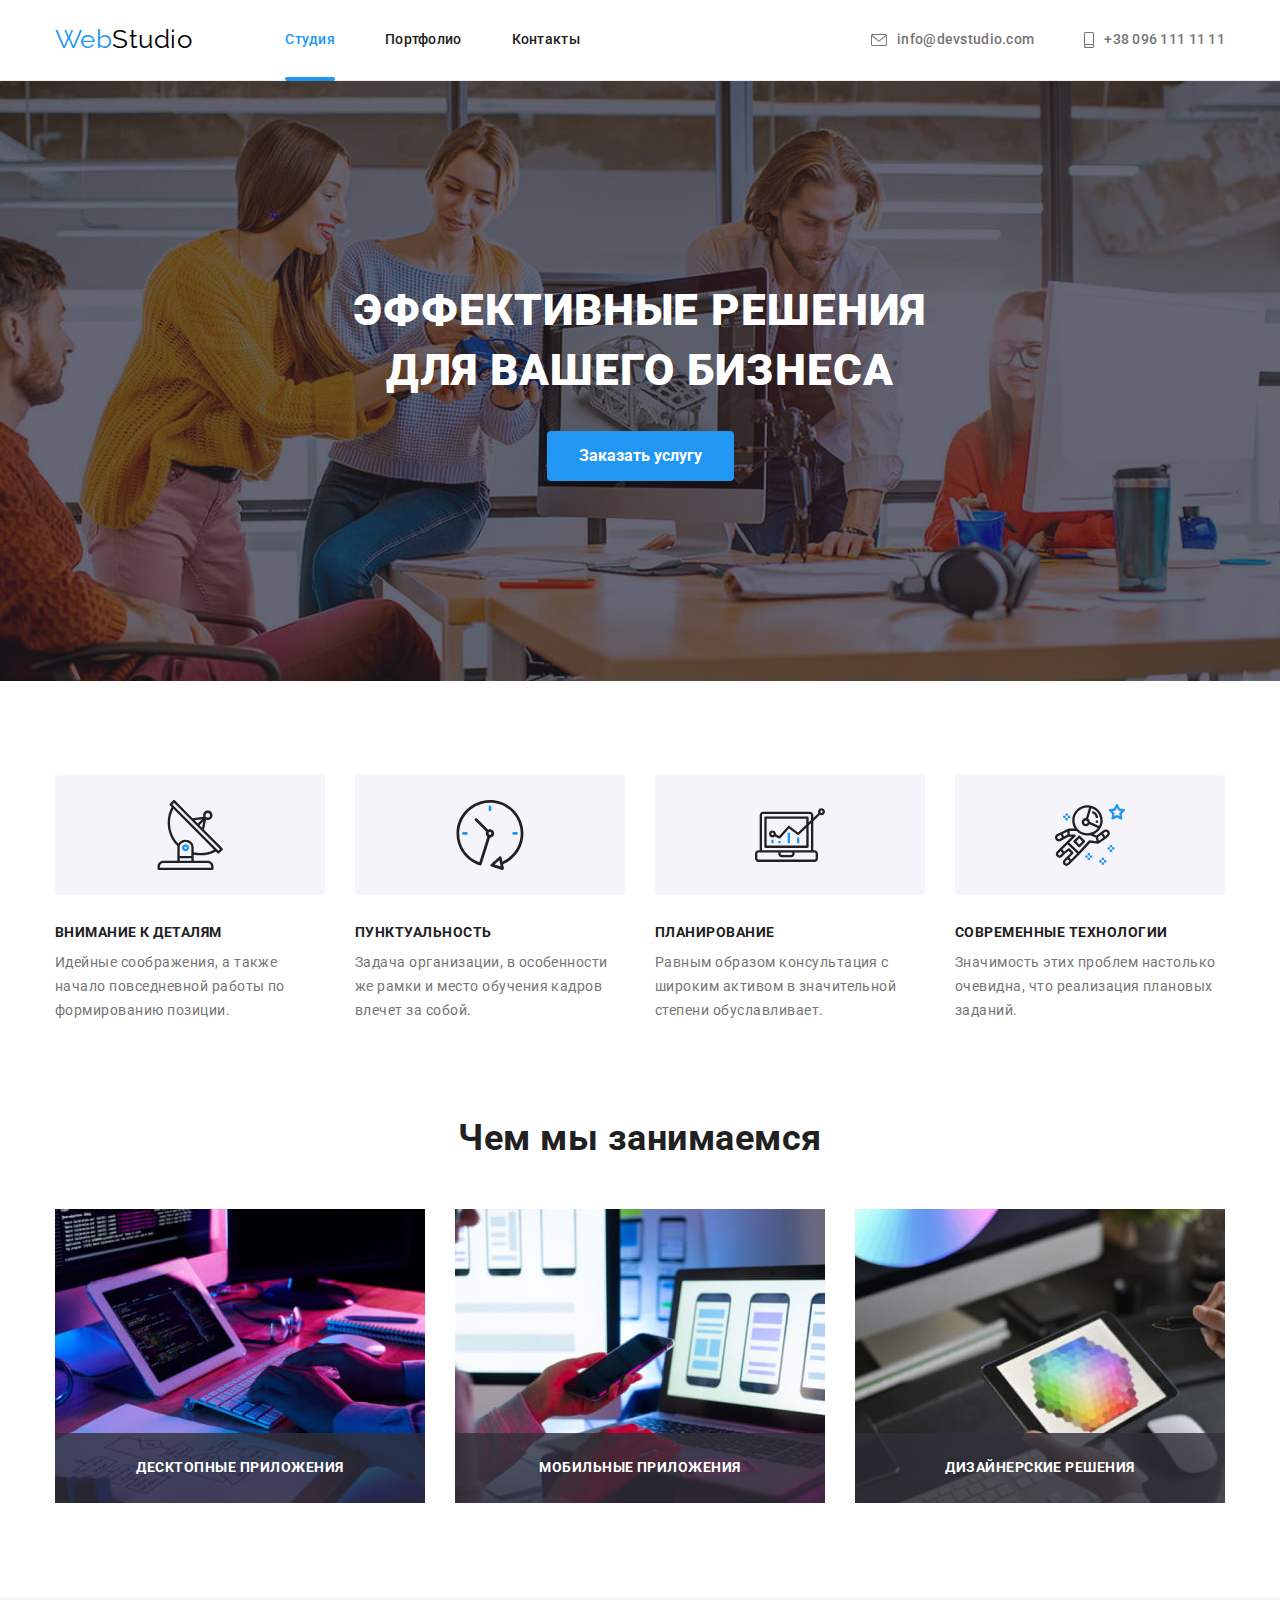
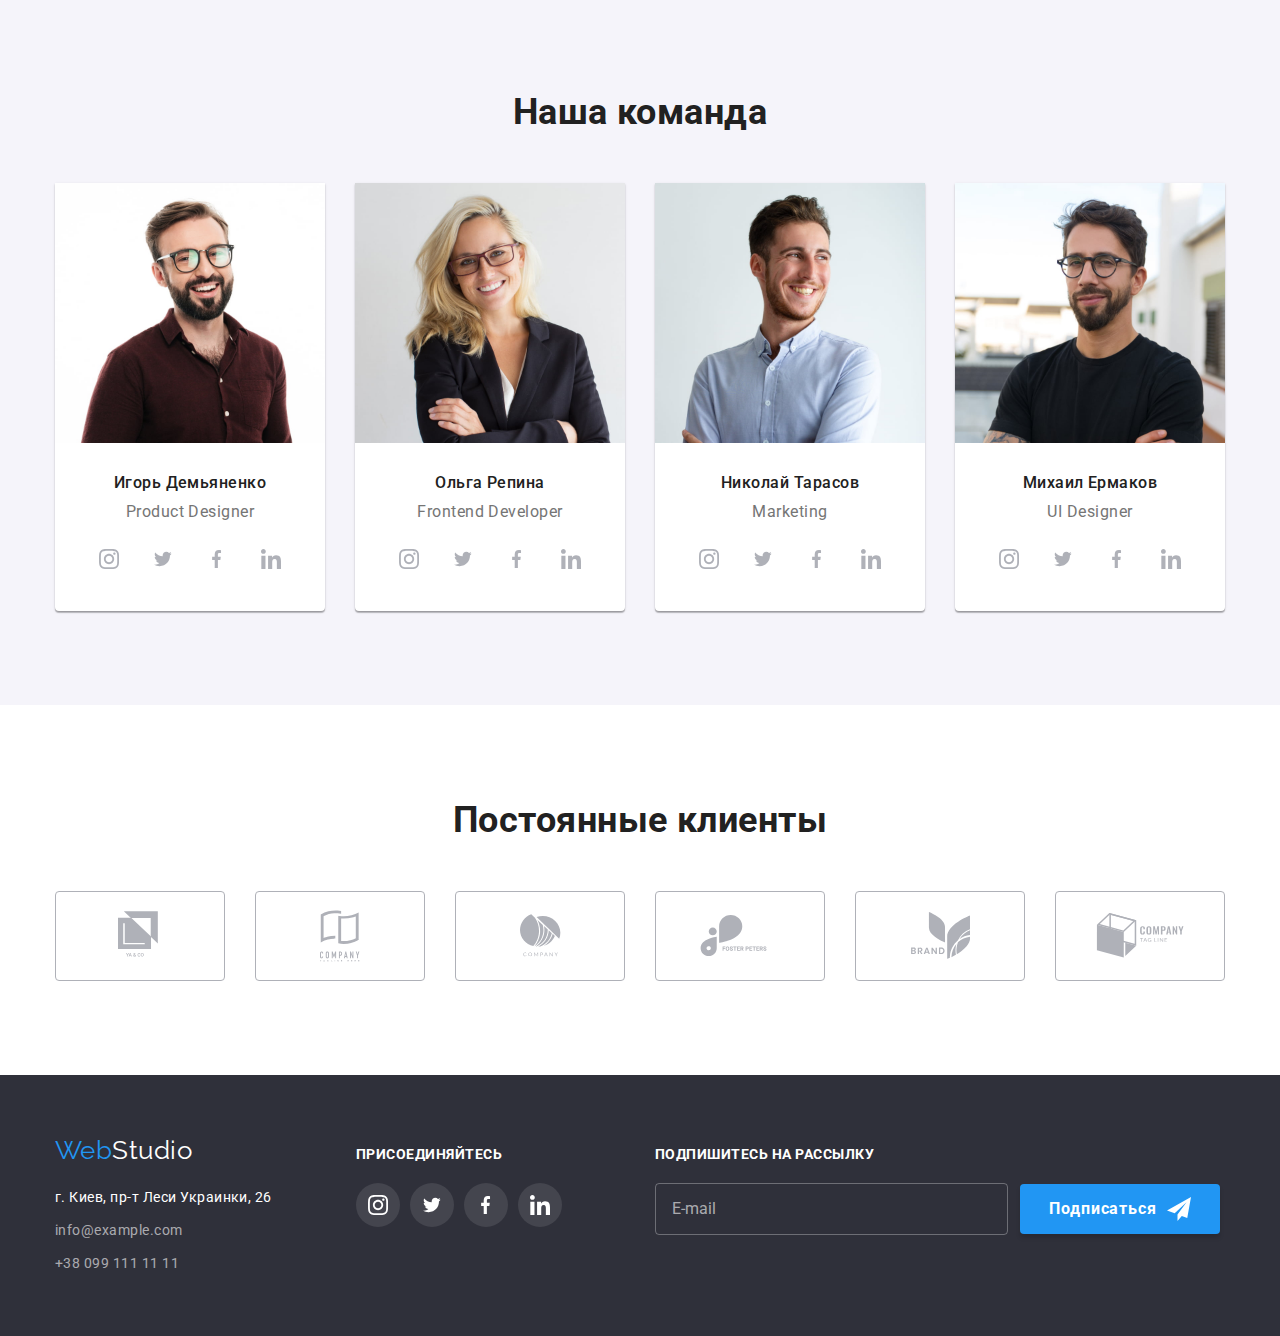
<file: index.html>
<!DOCTYPE html>
<html lang="ru">

<head>
  <meta charset="UTF-8">
  <meta name="viewport" content="width=device-width, initial-scale=1.0">
  <link href="https://fonts.googleapis.com/css2?family=Raleway:wght@700&family=Roboto:wght@400;500;700;900&display=swap"
    rel="stylesheet">
  <link rel="stylesheet" href="https://cdnjs.cloudflare.com/ajax/libs/modern-normalize/1.0.0/modern-normalize.min.css">
  <link rel="stylesheet" href="./css/main.min.css">
  <title>Web Studio</title>
</head>

<body>
  <!-- Шапка -->
  <header>
    <div class="container position">
      <nav class="navigation">
        <a href="./index.html" class="logo"><span class="logob">Web</span>Studio</a>

        <ul class="site-nav">
          <li class="item">
            <a href="./index.html" class="link link-current">Студия</a>
          </li>
          <li class="item">
            <a href="./portfolio.html" class="link">Портфолио</a>
          </li>
          <li class="item">
            <a href="" class="link">Контакты</a>
          </li>
        </ul>
      </nav>

      <ul class="site-info">
        <li class="item">
          <a href="mailto:info@devstudio.com" class="link link-contacts">
            <svg class="icon" width="16" height="12">
              <use href="./image/studio/sprite.svg#icon-envelope"></use>
            </svg>
            info@devstudio.com
          </a>
        </li>
        <li class="item">
          <a href="tel:+380961111111" class="link link-contacts">
            <svg class="icon" width="10" height="16">
              <use href="./image/studio/sprite.svg#icon-smartphone"></use>
            </svg>
            +38 096 111 11 11
          </a>
        </li>
      </ul>
    </div>
  </header>

  <!-- Основа -->
  <main>
    <!-- Герой -->
    <section class="hero">
      <div class="container">
        <h1>Эффективные решения для вашего бизнеса</h1>
        <button type="button" data-modal-open>Заказать услугу</button>
      </div>
    </section>

    <!-- Особенности -->
    <section class="feature">
      <div class="container">
        <h2 class="visually-hidden">Особенности</h2>

        <ul class="feature-list">
          <li class="item">
            <div class="feature-icon">
              <svg width="70" height="70">
                <use href="./image/studio/sprite.svg#icon-antenna"></use>
              </svg>
            </div>
            <h3>Внимание к деталям</h3>
            <p>Идейные соображения, а также начало повседневной работы по формированию позиции.</p>
          </li>
          <li class="item">
            <div class="feature-icon">
              <svg width="70" height="70">
                <use href="./image/studio/sprite.svg#icon-clock"></use>
              </svg>
            </div>
            <h3>Пунктуальность</h3>
            <p>Задача организации, в особенности же рамки и место обучения кадров влечет за собой.</p>
          </li>
          <li class="item">
            <div class="feature-icon">
              <svg width="70" height="70">
                <use href="./image/studio/sprite.svg#icon-diagram"></use>
              </svg>
            </div>
            <h3>Планирование</h3>
            <p>Равным образом консультация с широким активом в значительной степени обуславливает.</p>
          </li>
          <li class="item">
            <div class="feature-icon">
              <svg width="70" height="70">
                <use href="./image/studio/sprite.svg#icon-astronaut"></use>
              </svg>
            </div>
            <h3>Современные технологии</h3>
            <p>Значимость этих проблем настолько очевидна, что реализация плановых заданий.</p>
          </li>
        </ul>
      </div>
    </section>

    <!-- Чем мы занимаемся -->
    <section class="employment">
      <div class="container">
        <h2>Чем мы занимаемся</h2>
        <ul class="employment-list">
          <li class="item">
              <img src="./image/studio/box1.jpg" alt="Десктопные приложения">
              <p>десктопные приложения</p>
          </li>
          <li class="item">
              <img src="./image/studio/box2.jpg" alt="Мобильные приложения">
              <p>мобильные приложения</p>
          </li>
          <li class="item">
              <img src="./image/studio/box3.jpg" alt="Дизайнерские решения">
              <p>дизайнерские решения</p>
          </li>
        </ul>
      </div>
    </section>

    <!-- Наша команда -->
    <section class="team">
      <div class="container">
        <h2>Наша команда</h2>

        <ul class="team-list">
          <li class="item">
            <img src="./image/studio/foto1.jpg" alt="Игорь Демьяненко" width="270">
            <div class="team-description">
              <h3>Игорь Демьяненко</h3>
              <p>Product Designer</p>
              <ul class="team-link-list">
                <li class="link-item">
                  <a href="" class="team-link">
                    <svg width="20" height="20">
                      <use href="./image/studio/sprite.svg#icon-instagram"></use>
                    </svg>
                  </a>
                </li>
                <li class="link-item">
                  <a href="" class="team-link">
                    <svg width="20" height="16">
                      <use href="./image/studio/sprite.svg#icon-twitter"></use>
                    </svg>
                  </a>
                </li>
                <li class="link-item">
                  <a href="" class="team-link">
                    <svg width="10" height="20">
                      <use href="./image/studio/sprite.svg#icon-facebook"></use>
                    </svg>
                  </a>
                </li>
                <li class="link-item">
                  <a href="" class="team-link">
                    <svg width="20" height="20">
                      <use href="./image/studio/sprite.svg#icon-linkedin"></use>
                    </svg>
                  </a>
                </li>
              </ul>
            </div>
          </li>
          <li class="item">
            <img src="./image/studio/foto2.jpg" alt="Ольга Репина" width="270">
            <div class="team-description">
              <h3>Ольга Репина</h3>
              <p>Frontend Developer</p>
              <ul class="team-link-list">
                <li class="link-item">
                  <a href="" class="team-link">
                    <svg class="icon" width="20" height="20">
                      <use href="./image/studio/sprite.svg#icon-instagram"></use>
                    </svg>
                  </a>
                </li>
                <li class="link-item">
                  <a href="" class="team-link">
                    <svg class="icon" width="20" height="16">
                      <use href="./image/studio/sprite.svg#icon-twitter"></use>
                    </svg>
                  </a>
                </li>
                <li class="link-item">
                  <a href="" class="team-link">
                    <svg class="icon" width="10" height="20">
                      <use href="./image/studio/sprite.svg#icon-facebook"></use>
                    </svg>
                  </a>
                </li>
                <li class="link-item">
                  <a href="" class="team-link">
                    <svg class="icon" width="20" height="20">
                      <use href="./image/studio/sprite.svg#icon-linkedin"></use>
                    </svg>
                  </a>
                </li>
              </ul>
            </div>
          </li>
          <li class="item">
            <img src="./image/studio/foto3.jpg" alt="Николай Тарасов" width="270">
            <div class="team-description">
              <h3>Николай Тарасов</h3>
              <p>Marketing</p>
              <ul class="team-link-list">
                <li class="link-item">
                  <a href="" class="team-link">
                    <svg class="icon" width="20" height="20">
                      <use href="./image/studio/sprite.svg#icon-instagram"></use>
                    </svg>
                  </a>
                </li>
                <li class="link-item">
                  <a href="" class="team-link">
                    <svg class="icon" width="20" height="16">
                      <use href="./image/studio/sprite.svg#icon-twitter"></use>
                    </svg>
                  </a>
                </li>
                <li class="link-item">
                  <a href="" class="team-link">
                    <svg class="icon" width="10" height="20">
                      <use href="./image/studio/sprite.svg#icon-facebook"></use>
                    </svg>
                  </a>
                </li>
                <li class="link-item">
                  <a href="" class="team-link">
                    <svg class="icon" width="20" height="20">
                      <use href="./image/studio/sprite.svg#icon-linkedin"></use>
                    </svg>
                  </a>
                </li>
              </ul>
            </div>
          </li>
          <li class="item">
            <img src="./image/studio/foto4.jpg" alt="Михаил Ермаков" width="270">
            <div class="team-description">
              <h3>Михаил Ермаков</h3>
              <p>UI Designer</p>
              <ul class="team-link-list">
                <li class="link-item">
                  <a href="" class="team-link">
                    <svg class="icon" width="20" height="20">
                      <use href="./image/studio/sprite.svg#icon-instagram"></use>
                    </svg>
                  </a>
                </li>
                <li class="link-item">
                  <a href="" class="team-link">
                    <svg class="icon" width="20" height="16">
                      <use href="./image/studio/sprite.svg#icon-twitter"></use>
                    </svg>
                  </a>
                </li>
                <li class="link-item">
                  <a href="" class="team-link">
                    <svg class="icon" width="10" height="20">
                      <use href="./image/studio/sprite.svg#icon-facebook"></use>
                    </svg>
                  </a>
                </li>
                <li class="link-item">
                  <a href="" class="team-link">
                    <svg class="icon" width="20" height="20">
                      <use href="./image/studio/sprite.svg#icon-linkedin"></use>
                    </svg>
                  </a>
                </li>
              </ul>
            </div>
          </li>
        </ul>
      </div>
    </section>

    <!-- Постоянные клиенты -->
    <section class="regular-customers">
      <div class="container">
        <h2>Постоянные клиенты</h2>

        <ul class="customers">
          <li class="item">
            <a href="" class="link customers-link">
              <svg class="icon" width="44" height="49">
                <use href="./image/studio/sprite.svg#icon-logo-1"></use>
              </svg>
            </a>
          </li>
          <li class="item">
            <a href="" class="link customers-link">
              <svg class="icon" width="40" height="52">
                <use href="./image/studio/sprite.svg#icon-logo-2"></use>
              </svg>
            </a>
          </li>
          <li class="item">
            <a href="" class="link customers-link">
              <svg class="icon" width="41" height="43">
                <use href="./image/studio/sprite.svg#icon-logo-3"></use>
              </svg>
            </a>
          </li>
          <li class="item">
            <a href="" class="link customers-link">
              <svg class="icon" width="80" height="42">
                <use href="./image/studio/sprite.svg#icon-logo-4"></use>
              </svg>
            </a>
          </li>
          <li class="item">
            <a href="" class="link customers-link">
              <svg class="icon" width="59" height="47">
                <use href="./image/studio/sprite.svg#icon-logo-5"></use>
              </svg>
            </a>
          </li>
          <li class="item">
            <a href="" class="link customers-link">
              <svg class="icon" width="89" height="45">
                <use href="./image/studio/sprite.svg#icon-logo-6"></use>
              </svg>
            </a>
          </li>
        </ul>
      </div>
    </section>
  </main>

  <!-- Подвал -->
  <footer>
    <div class="container">
      <div class="address-container">
        <a href="./index.html" class="logow"><span class="logob">Web</span>Studio</a>

        <address>
          <ul class="contacts">
            <li class="address-item">
              <p>г. Киев, пр-т Леси Украинки, 26</p>
            </li>
            <li class="address-item">
              <p class="link-contacts">info@example.com</p>
            </li>
            <li class="address-item">
              <p class="link-contacts">+38 099 111 11 11</p>
            </li>
          </ul>
        </address>
      </div>

      <div class="social-links-container">
        <p>присоединяйтесь</p>
        <ul class="social-link-list">
          <li class="social-item">
            <a href="" class="social-link">
              <svg width="20" height="20">
                <use href="./image/studio/sprite.svg#icon-instagram"></use>
            </svg>
           </a>
          </li>
          <li class="social-item">
            <a href="" class="social-link">
              <svg width="20" height="16">
                <use href="./image/studio/sprite.svg#icon-twitter"></use>
            </svg>
            </a>
          </li>
          <li class="social-item">
            <a href="" class="social-link">
              <svg width="10" height="20">
                <use href="./image/studio/sprite.svg#icon-facebook"></use>
            </svg>
            </a>
          </li>
          <li class="social-item">
            <a href="" class="social-link">
              <svg width="20" height="20">
                <use href="./image/studio/sprite.svg#icon-linkedin"></use>
            </svg>
            </a>
          </li>
        </ul>
      </div>

      <div class="subscribe-container">
        <p>подпишитесь на рассылку</p>
        <form class="subscribe-form" action="">
          <input type="email" name="email" placeholder="E-mail">

          <button class="button-subscribe" type="submit">Подписаться
            <svg class="subscribe-icon" width="24" height="24">
              <use href="./image/studio/sprite.svg#icon-send"></use>
            </svg>
          </button>
        </form>
      </div>
    </div>
  </footer>

  <!-- Модальное окно -->
  <div class="backdrop is-hidden" data-modal>
    <div class="modal">
      <form class="modal-form" action="">
        <button class="button-close" type="button" data-modal-close>
          <svg width="11px" height="11px">
            <use href="./image/studio/sprite.svg#icon-close"></use>
          </svg>
        </button>

        <p>Оставьте свои данные, мы вам перезвоним</p>

        <div class="input-container">
          <label class="form-label" for="name">Имя</label>
          <input class="form-input" type="name" name="name" id="name">
          <svg class="modal-icon" width="18" height="18">
            <use href="./image/studio/sprite.svg#icon-human"></use>
          </svg>
        </div>
        <div class="input-container">
          <label  class="form-label" for="tel">Телефон</label>
          <input class="form-input" type="tel" name="phone" id="tel">
          <svg class="modal-icon" width="18" height="18">
            <use href="./image/studio/sprite.svg#icon-phone"></use>
          </svg>
        </div>
        <div class="input-container">
          <label  class="form-label" for="email">Почта</label>
          <input class="form-input" type="email" name="email" id="email">
          <svg class="modal-icon" width="18" height="18">
            <use href="./image/studio/sprite.svg#icon-envelope-modal"></use>
          </svg>
        </div>
        <div class="input-container textarea">
          <label  class="form-label" for="comment">Комментарии</label>
          <textarea type="text" name="comment" id="comment" placeholder="Введите текст"></textarea>
        </div>
        <div class="input-checkbox-container">
          <label for="privacy">
            <input class="checkbox" type="checkbox" name="privacy" id="privacy">
            <span class="checkbox-icon"></span>
            <span> Соглашаюсь с рассылкой и принимаю
            <a href="" class="privacy-link">Условия договора</a>
            </span>
          </label>
        </div>

        <button class="button-submit" type="submit">Отправить</button>
      </form>
    </div>
  </div>

  <script src="./js/modal.js"></script>
</body>
</html>
</file>
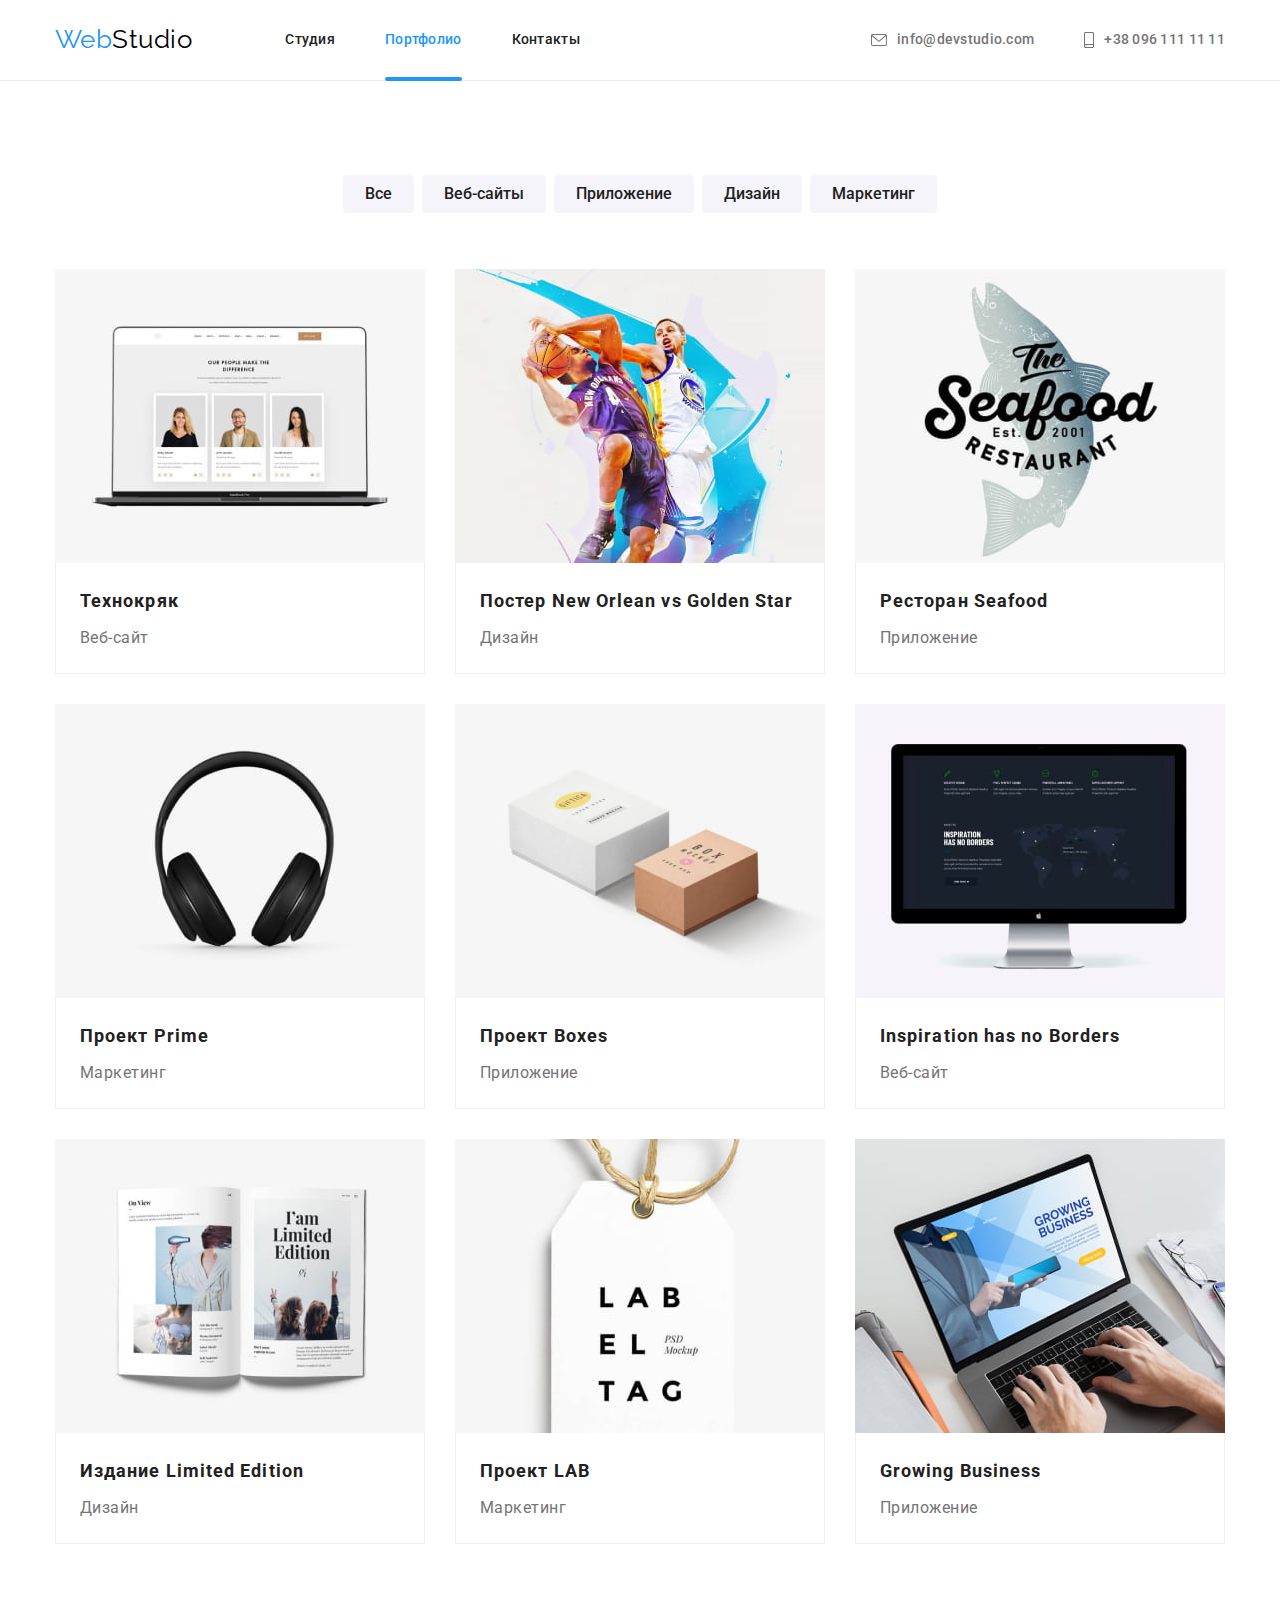
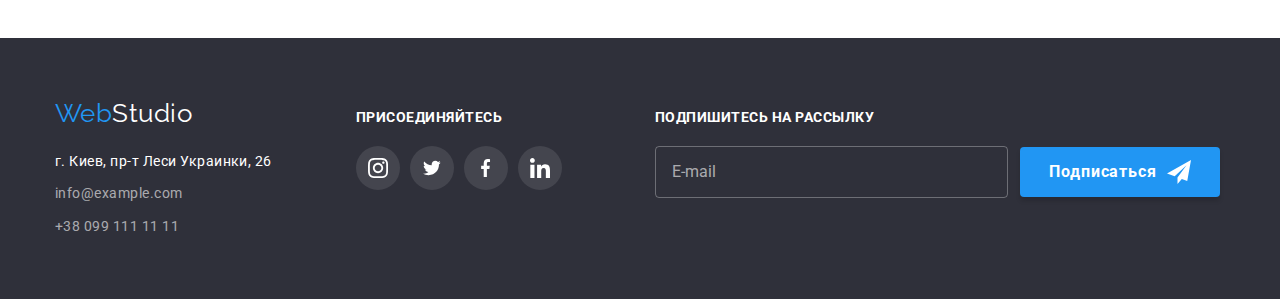
<file: portfolio.html>
<!DOCTYPE html>
<html lang="ru">
<head>
  <meta charset="UTF-8">
  <meta name="viewport" content="width=device-width, initial-scale=1.0">
  <link href="https://fonts.googleapis.com/css2?family=Raleway:wght@700&family=Roboto:wght@400;500;700;900&display=swap" rel="stylesheet">
  <link rel="stylesheet" href="https://cdnjs.cloudflare.com/ajax/libs/modern-normalize/1.0.0/modern-normalize.min.css">
  <link rel="stylesheet" href="./css/portfolio.min.css">
  <title>Портфолио</title>
</head>
<body>
  <!-- Шапка -->
  <header>
    <div class="container navigation">
      <nav class="navigation">
        <a href="./index.html" class="logo"><span class="logob">Web</span>Studio</a>

        <ul class="site-nav">
          <li class="item">
            <a href="./index.html" class="link">Студия</a>
          </li>
          <li class="item">
            <a href="./portfolio.html" class="link link-current">Портфолио</a>
          </li>
          <li class="item">
            <a href="" class="link">Контакты</a>
          </li>
        </ul>
      </nav>

      <ul class="site-info">
        <li class="item">
          <a href="mailto:info@devstudio.com" class="link link-contacts">
            <svg class="icon" width="16" height="12">
              <use href="./image/studio/sprite.svg#icon-envelope"></use>
            </svg>
            info@devstudio.com
          </a>
        </li>
        <li class="item">
          <a href="tel:+380961111111" class="link link-contacts">
            <svg class="icon" width="10" height="16">
              <use href="./image/studio/sprite.svg#icon-smartphone"></use>
            </svg>
            +38 096 111 11 11
          </a>
        </li>
      </ul>
    </div>
  </header>

  <!-- Основа -->
  <main>
    <!-- <h1>Портфолио</h1> -->
    <section class="portfolio">
      <div class="container">
        <ul class="filter">
          <li class="item"><button type="button">Все</button></li>
          <li class="item"><button type="button">Веб-сайты</button></li>
          <li class="item"><button type="button">Приложение</button></li>
          <li class="item"><button type="button">Дизайн</button></li>
          <li class="item"><button type="button">Маркетинг</button></li>
        </ul>

        <ul class="content">
          <li class="item">
            <a href="" class="content-link">
              <div class="overlay">
                <img src="./image/portfolio/portfolio-img1.jpg" alt="Веб-сайт">
                <p class="overlay-text">Технокряк это современная площадка распространения коронавируса. Компании используют эту платформу для цифрового шпионажа и атак на защищённые сервера конкурентов.</p>
              </div>
              <div class="card-description">
                <h2 class="description">Технокряк</h2>
                <p class="class">Веб-сайт</p>
              </div>
            </a>
          </li>
          <li class="item">
            <a href="" class="content-link">
              <div class="overlay">
                <img src="./image/portfolio/portfolio-img2.jpg" alt="Дизайн">
                <p class="overlay-text">Технокряк это современная площадка распространения коронавируса. Компании используют эту платформу для цифрового шпионажа и атак на защищённые сервера конкурентов.</p>
              </div>

              <div class="card-description">
                <h2 class="description">Постер New Orlean vs Golden Star</h2>
                <p class="class">Дизайн</p>
              </div>
            </a>
          </li>
          <li class="item">
            <a href="" class="content-link">
              <div class="overlay">
                <img src="./image/portfolio/portfolio-img3.jpg" alt="Приложение">
                <p class="overlay-text">Технокряк это современная площадка распространения коронавируса. Компании используют эту платформу для цифрового шпионажа и атак на защищённые сервера конкурентов.</p>
              </div>

              <div class="card-description">
                <h2 class="description">Ресторан Seafood</h2>
                <p class="class">Приложение</p>
              </div>
            </a>
          </li>
          <li class="item">
            <a href="" class="content-link">
              <div class="overlay">
                <img src="./image/portfolio/portfolio-img4.jpg" alt="Маркетинг">
                <p class="overlay-text">Технокряк это современная площадка распространения коронавируса. Компании используют эту платформу для цифрового шпионажа и атак на защищённые сервера конкурентов.</p>
              </div>

              <div class="card-description">
                <h2 class="description">Проект Prime</h2>
                <p class="class">Маркетинг</p>
              </div>
            </a>
          </li>
          <li class="item">
            <a href="" class="content-link">
              <div class="overlay">
                <img src="./image/portfolio/portfolio-img5.jpg" alt="Приложение">
                <p class="overlay-text">Технокряк это современная площадка распространения коронавируса. Компании используют эту платформу для цифрового шпионажа и атак на защищённые сервера конкурентов.</p>
              </div>

              <div class="card-description">
                <h2 class="description">Проект Boxes</h2>
                <p class="class">Приложение</p>
              </div>
            </a>
          </li>
          <li class="item">
            <a href="" class="content-link">
              <div class="overlay">
                <img src="./image/portfolio/portfolio-img6.jpg" alt="Веб-сайт">
                <p class="overlay-text">Технокряк это современная площадка распространения коронавируса. Компании используют эту платформу для цифрового шпионажа и атак на защищённые сервера конкурентов.</p>
              </div>

              <div class="card-description">
                <h2 class="description">Inspiration has no Borders</h2>
                <p class="class">Веб-сайт</p>
              </div>
            </a>
          </li>
          <li class="item">
            <a href="" class="content-link">
              <div class="overlay">
                <img src="./image/portfolio/portfolio-img7.jpg" alt="Дизайн">
                <p class="overlay-text">Технокряк это современная площадка распространения коронавируса. Компании используют эту платформу для цифрового шпионажа и атак на защищённые сервера конкурентов.</p>
              </div>

              <div class="card-description">
                <h2 class="description">Издание Limited Edition</h2>
                <p class="class">Дизайн</p>
              </div>
            </a>
          </li>
          <li class="item">
            <a href="" class="content-link">
              <div class="overlay">
                <img src="./image/portfolio/portfolio-img8.jpg" alt="Маркетинг">
                <p class="overlay-text">Технокряк это современная площадка распространения коронавируса. Компании используют эту платформу для цифрового шпионажа и атак на защищённые сервера конкурентов.</p>
              </div>

              <div class="card-description">
                <h2 class="description">Проект LAB</h2>
                <p class="class">Маркетинг</p>
              </div>
            </a>
          </li>
          <li class="item">
            <a href="" class="content-link">
              <div class="overlay">
                <img src="./image/portfolio/portfolio-img9.jpg" alt="Приложение">
                <p class="overlay-text">Технокряк это современная площадка распространения коронавируса. Компании используют эту платформу для цифрового шпионажа и атак на защищённые сервера конкурентов.</p>
              </div>

              <div class="card-description">
                <h2 class="description">Growing Business</h2>
                <p class="class">Приложение</p>
              </div>
            </a>
          </li>
        </ul>
      </div>
    </section>
  </main>

  <!-- Подвал -->
  <footer>
    <div class="container">
      <div class="address-container">
        <a href="./index.html" class="logow"><span class="logob">Web</span>Studio</a>

        <address>
          <ul class="contacts">
            <li class="address-item">
              <p class="adress">г. Киев, пр-т Леси Украинки, 26</p>
            </li>
            <li class="address-item">
              <p class="link-contacts">info@example.com</p>
            </li>
            <li class="address-item">
              <p class="link-contacts">+38 099 111 11 11</p>
            </li>
          </ul>
        </address>
      </div>

      <div class="social-links-container">
        <p>присоединяйтесь</p>
        <ul class="social-link-list">
          <li class="social-item">
            <a href="" class="social-link">
              <svg width="20" height="20">
                <use href="./image/studio/sprite.svg#icon-instagram"></use>
              </svg>
            </a>
          </li>
          <li class="social-item">
            <a href="" class="social-link">
              <svg width="20" height="16">
                <use href="./image/studio/sprite.svg#icon-twitter"></use>
              </svg>
            </a>
          </li>
          <li class="social-item">
            <a href="" class="social-link">
              <svg width="10" height="20">
                <use href="./image/studio/sprite.svg#icon-facebook"></use>
              </svg>
            </a>
          </li>
          <li class="social-item">
            <a href="" class="social-link">
              <svg width="20" height="20">
                <use href="./image/studio/sprite.svg#icon-linkedin"></use>
              </svg>
            </a>
          </li>
        </ul>
      </div>

      <div class="subscribe-container">
        <p>подпишитесь на рассылку</p>
        <form class="subscribe-form" action="">
          <input type="email" name="email" placeholder="E-mail">

          <button class="button-subscribe" type="submit">Подписаться
            <svg class="subscribe-icon" width="24" height="24">
              <use href="./image/studio/sprite.svg#icon-send"></use>
            </svg>
          </button>
        </form>
      </div>
    </div>
  </footer>
</body>
</html>
</file>
<file: css/main.min.css>
.visually-hidden{position:absolute;width:1px;height:1px;margin:-1px;border:0;padding:0;white-space:nowrap;-webkit-clip-path:inset(100%);clip-path:inset(100%);clip:rect(0 0 0 0);overflow:hidden}.feature,.team,.regular-customers{padding-top:94px;padding-bottom:94px}.input-checkbox-container label[for='privacy'],.feature-icon,.employment p,.team-link-list,.team-link,.customers-link,.social-link,.button-subscribe{display:-webkit-box;display:-ms-flexbox;display:flex;-webkit-box-pack:center;-ms-flex-pack:center;justify-content:center;-webkit-box-align:center;-ms-flex-align:center;align-items:center}body{color:#212121;background-color:#ffffff;font-family:'Roboto', sans-serif;letter-spacing:0.03em}ul{list-style:none;padding:0;margin-top:0px;margin-bottom:0px}a{text-decoration:none;color:inherit}p,h1,h2,h3{margin-top:0;margin-bottom:0}button{font-family:inherit;cursor:pointer}img{display:block}.container{margin-left:auto;margin-right:auto;width:1200px;padding-left:15px;padding-right:15px}.logo{color:#000000;font-family:'Raleway', sans-serif;font-size:26px;line-height:1.2}.logow{color:#ffffff;font-family:'Raleway', sans-serif;font-size:26px;line-height:1.2}.logob{color:#2196f3}header{border-bottom:1px solid #ececec}.container.position{display:-webkit-box;display:-ms-flexbox;display:flex;height:80px}.navigation{display:-webkit-box;display:-ms-flexbox;display:flex;-webkit-box-align:center;-ms-flex-align:center;align-items:center}.navigation .link{display:block;padding:32px 0}.site-nav{display:-webkit-box;display:-ms-flexbox;display:flex;margin-left:93px}.site-nav .item{position:relative}.site-nav .item:not(:last-child){margin-right:50px}.site-nav .link::after{content:'';display:block;width:0;height:4px;position:absolute;bottom:-1px;right:0;background:#2196f3;border-radius:2px;-webkit-transition:width 250ms cubic-bezier(0.4, 0, 0.2, 1);transition:width 250ms cubic-bezier(0.4, 0, 0.2, 1)}.site-nav .link:hover::after,.site-nav .link:focus::after{width:100%;left:0}.site-nav .link-current::after{content:'';display:block;width:100%;height:4px;position:absolute;bottom:-1px;right:0;background:#2196f3;border-radius:2px}.site-info{display:-webkit-box;display:-ms-flexbox;display:flex;margin-left:auto;-webkit-box-align:center;-ms-flex-align:center;align-items:center}.site-info .link{display:-webkit-box;display:-ms-flexbox;display:flex;-webkit-box-align:center;-ms-flex-align:center;align-items:center}.site-info .item:not(:last-child){margin-right:50px}.site-info .icon{margin-right:10px;fill:currentColor}.link{color:#212121;font-weight:500;font-size:14px;line-height:1.14;letter-spacing:0.02em;-webkit-transition:color 250ms cubic-bezier(0.4, 0, 0.2, 1);transition:color 250ms cubic-bezier(0.4, 0, 0.2, 1)}.link:hover,.link:focus,.link-current{color:#2196f3}.link-contacts{color:#757575}.hero{color:#ffffff;max-width:1600px;margin-left:auto;margin-right:auto;background-color:#2f303a;background-image:-webkit-gradient(linear, left top, right top, from(rgba(47,48,58,0.4)), to(rgba(47,48,58,0.4))),url("../image/studio/bg-hero-img.jpg");background-image:linear-gradient(to right, rgba(47,48,58,0.4), rgba(47,48,58,0.4)),url("../image/studio/bg-hero-img.jpg");background-repeat:no-repeat;background-position:center;background-size:cover;letter-spacing:0.06em;text-align:center;padding-top:200px;padding-bottom:200px}.hero h1{margin-bottom:30px;text-align:center;text-transform:uppercase;font-weight:900;font-size:44px;line-height:1.36;width:675px;margin:0 auto 30px}.hero button{display:inline-block;padding:10px 32px;text-align:center;color:#ffffff;background-color:#2196f3;font-weight:700;font-size:16px;line-height:1.88;cursor:pointer;border:none;border-radius:4px;-webkit-box-shadow:0px 4px 4px rgba(0,0,0,0.15);box-shadow:0px 4px 4px rgba(0,0,0,0.15);-webkit-transition:background-color 250ms cubic-bezier(0.4, 0, 0.2, 1),color 250ms cubic-bezier(0.4, 0, 0.2, 1);transition:background-color 250ms cubic-bezier(0.4, 0, 0.2, 1),color 250ms cubic-bezier(0.4, 0, 0.2, 1)}.hero button:hover,.hero button:focus{color:#000;background-color:#fff}.backdrop{position:fixed;top:0;left:0;width:100%;height:100%;background:rgba(0,0,0,0.1);opacity:1;-webkit-transition:opacity 250ms cubic-bezier(0.4, 0, 0.2, 1);transition:opacity 250ms cubic-bezier(0.4, 0, 0.2, 1)}.backdrop.is-hidden{opacity:0;pointer-events:none}.backdrop.is-hidden .modal{-webkit-transform:translate(-50%, -50%) rotate(90deg) scale(0.1);transform:translate(-50%, -50%) rotate(90deg) scale(0.1)}.modal{position:absolute;top:50%;left:50%;min-width:528px;min-height:581px;background-color:#ffffff;-webkit-box-shadow:0px 1px 3px rgba(0,0,0,0.12),0px 1px 1px rgba(0,0,0,0.14),0px 2px 1px rgba(0,0,0,0.2);box-shadow:0px 1px 3px rgba(0,0,0,0.12),0px 1px 1px rgba(0,0,0,0.14),0px 2px 1px rgba(0,0,0,0.2);border-radius:4px;-webkit-transform:translate(-50%, -50%) scale(1);transform:translate(-50%, -50%) scale(1);-webkit-transition:250ms cubic-bezier(0.4, 0, 0.2, 1);transition:250ms cubic-bezier(0.4, 0, 0.2, 1)}.button-close{position:absolute;top:8px;right:8px;width:30px;height:30px;background:#ffffff;border:1px solid rgba(0,0,0,0.1);border-radius:50%;fill:currentColor;cursor:pointer;-webkit-transition:fill 250ms cubic-bezier(0.4, 0, 0.2, 1),scale 250ms cubic-bezier(0.4, 0, 0.2, 1);transition:fill 250ms cubic-bezier(0.4, 0, 0.2, 1),scale 250ms cubic-bezier(0.4, 0, 0.2, 1)}.button-close:hover,.button-close:focus{fill:#2196f3;-webkit-transform:scale(1.05);transform:scale(1.05)}.modal-form{display:-webkit-box;display:-ms-flexbox;display:flex;-webkit-box-orient:vertical;-webkit-box-direction:normal;-ms-flex-direction:column;flex-direction:column;padding:40px}.modal-form p{margin-bottom:12px;font-weight:700;font-size:20px;line-height:1.15;text-align:center}.modal-icon{position:absolute;top:50%;left:12px;fill:currentColor;-webkit-transition:fill 250ms cubic-bezier(0.4, 0, 0.2, 1);transition:fill 250ms cubic-bezier(0.4, 0, 0.2, 1)}.modal-form .input-container{display:-webkit-box;display:-ms-flexbox;display:flex;-webkit-box-orient:vertical;-webkit-box-direction:normal;-ms-flex-direction:column;flex-direction:column;position:relative;margin-bottom:10px}.modal-form .form-label{margin-bottom:4px;color:#757575;font-size:12px;line-height:1.17;letter-spacing:0.01em}.modal-form .form-input{position:relative;padding:11px 12px 11px 42px;border:1px solid rgba(33,33,33,0.2);border-radius:4px;cursor:pointer;font-size:14px;line-height:1.14;letter-spacing:0.01em;-webkit-transition:border 250ms cubic-bezier(0.4, 0, 0.2, 1);transition:border 250ms cubic-bezier(0.4, 0, 0.2, 1)}.modal-form .form-input:hover,.modal-form .form-input:focus{border:1px solid #2196f3;outline:none}.modal-form textarea{height:120px;resize:none;padding:12px 16px;margin-bottom:20px;border:1px solid rgba(33,33,33,0.2);border-radius:4px;cursor:pointer;font-size:14px;line-height:1.14;letter-spacing:0.01em}.modal-form textarea::-webkit-input-placeholder{font-size:14px;line-height:1.14;letter-spacing:0.01em;color:rgba(117,117,117,0.5)}.modal-form textarea:-ms-input-placeholder{font-size:14px;line-height:1.14;letter-spacing:0.01em;color:rgba(117,117,117,0.5)}.modal-form textarea::-ms-input-placeholder{font-size:14px;line-height:1.14;letter-spacing:0.01em;color:rgba(117,117,117,0.5)}.modal-form textarea::placeholder{font-size:14px;line-height:1.14;letter-spacing:0.01em;color:rgba(117,117,117,0.5)}.modal-form textarea:hover,.modal-form textarea:focus{border:1px solid #2196f3;outline:none}.modal-form .form-input:hover ~ .modal-icon,.modal-form .form-input:focus ~ .modal-icon{fill:#2196f3}.checkbox{position:absolute;width:1px;height:1px;margin:-1px;border:0;padding:0;white-space:nowrap;-webkit-clip-path:inset(100%);clip-path:inset(100%);clip:rect(0 0 0 0);overflow:hidden}.checkbox-icon{display:inline-block;width:16px;height:15px;margin-right:8px;border:2px solid #212121;border-radius:2px;-webkit-transition:background 250ms cubic-bezier(0.4, 0, 0.2, 1),border 250ms cubic-bezier(0.4, 0, 0.2, 1);transition:background 250ms cubic-bezier(0.4, 0, 0.2, 1),border 250ms cubic-bezier(0.4, 0, 0.2, 1)}.checkbox:checked+.checkbox-icon{background-image:url("data:image/svg+xml;charset=UTF-8,%3csvg width='16' height='15' fill='none' xmlns='http://www.w3.org/2000/svg'%3e%3cpath d='M3.957 7.752l-.069-.066-.069.065-.888.842-.076.072.076.073 3.496 3.334.069.066.069-.066 7.504-7.158.076-.073-.076-.072-.882-.841-.069-.066-.069.066-6.553 6.246-2.539-2.422z' fill='%23fff' stroke='%23fff' stroke-width='.2'/%3e%3c/svg%3e");background-color:#2196f3;background-size:contain;background-origin:border-box;border-color:#2196f3}.input-container.textarea{margin-bottom:0}.input-checkbox-container label[for='privacy']{-webkit-box-orient:horizontal;-webkit-box-direction:normal;-ms-flex-direction:row;flex-direction:row;margin-left:auto;margin-right:auto;margin-bottom:30px;font-size:14px;line-height:1.71;color:#757575}.input-checkbox-container .privacy-link{-webkit-text-decoration-line:underline;text-decoration-line:underline;color:#2196f3}.button-submit{width:200px;height:50px;margin-left:auto;margin-right:auto;padding:10px 55px;font-weight:700;font-size:16px;line-height:1.88;letter-spacing:0.06em;text-align:center;color:#ffffff;background:#2196f3;-webkit-box-shadow:0px 4px 4px rgba(0,0,0,0.15);box-shadow:0px 4px 4px rgba(0,0,0,0.15);border:none;border-radius:4px;-webkit-transition:background 250ms cubic-bezier(0.4, 0, 0.2, 1);transition:background 250ms cubic-bezier(0.4, 0, 0.2, 1)}.button-submit:hover,.button-submit:focus{background:#188ce8}.feature h3{margin-bottom:10px;font-size:14px;line-height:1.14;text-transform:uppercase}.feature p{color:#757575;font-size:14px;line-height:1.71}.feature-list{display:-webkit-box;display:-ms-flexbox;display:flex}.feature-list .item{width:270px}.feature-list .item:not(:last-child){margin-right:30px}.feature-icon{margin-bottom:30px;width:270px;height:120px;background-color:#f5f4fa;border-radius:4px}.employment{padding-bottom:94px}.employment h2{text-align:center;font-size:36px;line-height:1.17;margin-bottom:50px}.employment .item{position:relative}.employment p{position:absolute;bottom:0;right:0;height:70px;width:100%;font-weight:700;color:#fff;font-size:14px;line-height:1.14;text-transform:uppercase;background:rgba(47,48,58,0.8)}.employment-list{display:-webkit-box;display:-ms-flexbox;display:flex}.employment-list .item:not(:last-child){margin-right:30px}.team{text-align:center;background-color:#f5f4fa}.team h2{text-align:center;font-size:36px;line-height:1.17;margin-bottom:50px}.team h3{font-weight:500;font-size:16px;line-height:1.19;margin-bottom:10px}.team p{color:#757575;font-size:16px;line-height:1.19;margin-bottom:16px}.team-list{display:-webkit-box;display:-ms-flexbox;display:flex}.team-list .item{background:#ffffff;-webkit-box-shadow:0px 1px 3px rgba(0,0,0,0.12),0px 1px 1px rgba(0,0,0,0.14),0px 2px 1px rgba(0,0,0,0.2);box-shadow:0px 1px 3px rgba(0,0,0,0.12),0px 1px 1px rgba(0,0,0,0.14),0px 2px 1px rgba(0,0,0,0.2);border-radius:0px 0px 4px 4px}.team-list .item:not(:last-child){margin-right:30px}.team-description{padding:30px 0px;margin:0 10px}.team-link-list{width:206px;height:44px;margin:0 22px}.team-link-list .link-item:not(:last-child){margin-right:10px}.team-link{width:44px;height:44px;border-radius:50%;fill:#afb1b8;-webkit-transition:background-color 250ms cubic-bezier(0.4, 0, 0.2, 1),fill 250ms cubic-bezier(0.4, 0, 0.2, 1),-webkit-transform 250ms cubic-bezier(0.4, 0, 0.2, 1);transition:background-color 250ms cubic-bezier(0.4, 0, 0.2, 1),fill 250ms cubic-bezier(0.4, 0, 0.2, 1),-webkit-transform 250ms cubic-bezier(0.4, 0, 0.2, 1);transition:background-color 250ms cubic-bezier(0.4, 0, 0.2, 1),fill 250ms cubic-bezier(0.4, 0, 0.2, 1),transform 250ms cubic-bezier(0.4, 0, 0.2, 1);transition:background-color 250ms cubic-bezier(0.4, 0, 0.2, 1),fill 250ms cubic-bezier(0.4, 0, 0.2, 1),transform 250ms cubic-bezier(0.4, 0, 0.2, 1),-webkit-transform 250ms cubic-bezier(0.4, 0, 0.2, 1)}.team-link:hover,.team-link:focus{background-color:#2196f3;fill:#fff;-webkit-transform:scale(1.25);transform:scale(1.25)}.regular-customers h2{font-size:36px;line-height:1.17;text-align:center;margin-bottom:50px}.customers{display:-webkit-box;display:-ms-flexbox;display:flex}.customers .item:not(:last-child){margin-right:30px}.customers-link{width:170px;height:90px;border:1px solid #afb1b8;border-radius:4px;fill:#afb1b8;-webkit-transition:border-color 250ms cubic-bezier(0.4, 0, 0.2, 1),fill 250ms cubic-bezier(0.4, 0, 0.2, 1),-webkit-transform 250ms cubic-bezier(0.4, 0, 0.2, 1);transition:border-color 250ms cubic-bezier(0.4, 0, 0.2, 1),fill 250ms cubic-bezier(0.4, 0, 0.2, 1),-webkit-transform 250ms cubic-bezier(0.4, 0, 0.2, 1);transition:border-color 250ms cubic-bezier(0.4, 0, 0.2, 1),fill 250ms cubic-bezier(0.4, 0, 0.2, 1),transform 250ms cubic-bezier(0.4, 0, 0.2, 1);transition:border-color 250ms cubic-bezier(0.4, 0, 0.2, 1),fill 250ms cubic-bezier(0.4, 0, 0.2, 1),transform 250ms cubic-bezier(0.4, 0, 0.2, 1),-webkit-transform 250ms cubic-bezier(0.4, 0, 0.2, 1)}.customers-link:hover,.customers-link:focus{fill:#2196f3;border-color:#2196f3;-webkit-transform:scale(1.25);transform:scale(1.25)}footer{background-color:#2f303a;color:#fff;padding:60px 0px}footer .container{display:-webkit-box;display:-ms-flexbox;display:flex}.address-container{min-width:231px;margin-right:70px}address{font-style:normal;margin-top:20px}.contacts{font-size:14px;line-height:1.71}.contacts .link-contacts{color:rgba(255,255,255,0.6)}.contacts .address-item:not(:last-child){margin-bottom:9px}.social-links-container{min-width:206px;margin-right:93px}.social-links-container p{margin-top:12px;margin-bottom:20px;font-size:14px;line-height:1.14;font-weight:700;text-transform:uppercase}.social-link-list{display:-webkit-box;display:-ms-flexbox;display:flex;width:206px;height:44px}.social-link-list .social-item:not(:last-child){margin-right:10px}.social-link{width:44px;height:44px;border-radius:50%;fill:#fff;background-color:rgba(255,255,255,0.1);-webkit-transition:background-color 250ms cubic-bezier(0.4, 0, 0.2, 1),-webkit-transform 250ms cubic-bezier(0.4, 0, 0.2, 1);transition:background-color 250ms cubic-bezier(0.4, 0, 0.2, 1),-webkit-transform 250ms cubic-bezier(0.4, 0, 0.2, 1);transition:background-color 250ms cubic-bezier(0.4, 0, 0.2, 1),transform 250ms cubic-bezier(0.4, 0, 0.2, 1);transition:background-color 250ms cubic-bezier(0.4, 0, 0.2, 1),transform 250ms cubic-bezier(0.4, 0, 0.2, 1),-webkit-transform 250ms cubic-bezier(0.4, 0, 0.2, 1)}.social-link:hover,.social-link:focus{background-color:#2196f3;-webkit-transform:scale(1.25);transform:scale(1.25)}.subscribe-container{min-width:570px}.subscribe-container p{margin-top:12px;margin-bottom:20px;font-weight:700;font-size:14px;line-height:1.14;text-transform:uppercase}.subscribe-form{display:-webkit-box;display:-ms-flexbox;display:flex;-webkit-box-align:center;-ms-flex-align:center;align-items:center}.subscribe-form input{width:353px;margin-right:12px;padding:15px 16px;font-size:16px;line-height:1.25;color:rgba(255,255,255,0.6);cursor:pointer;background-color:transparent;border:1px solid rgba(255,255,255,0.3);border-radius:4px}.subscribe-form input::-webkit-input-placeholder{font-size:16px;line-height:1.25;color:rgba(255,255,255,0.6)}.subscribe-form input:-ms-input-placeholder{font-size:16px;line-height:1.25;color:rgba(255,255,255,0.6)}.subscribe-form input::-ms-input-placeholder{font-size:16px;line-height:1.25;color:rgba(255,255,255,0.6)}.subscribe-form input::placeholder{font-size:16px;line-height:1.25;color:rgba(255,255,255,0.6)}.button-subscribe{width:200px;height:50px;padding:10px 28px;font-weight:700;font-size:16px;line-height:1.88;letter-spacing:0.06em;text-align:center;fill:currentColor;color:#fff;background:#2196f3;-webkit-box-shadow:0px 4px 4px rgba(0,0,0,0.15);box-shadow:0px 4px 4px rgba(0,0,0,0.15);border:none;border-radius:4px;-webkit-transition:color 250ms cubic-bezier(0.4, 0, 0.2, 1),background 250ms cubic-bezier(0.4, 0, 0.2, 1),fill 250ms cubic-bezier(0.4, 0, 0.2, 1);transition:color 250ms cubic-bezier(0.4, 0, 0.2, 1),background 250ms cubic-bezier(0.4, 0, 0.2, 1),fill 250ms cubic-bezier(0.4, 0, 0.2, 1)}.button-subscribe:hover,.button-subscribe:focus{color:#000;background-color:#fff}.subscribe-icon{margin-left:10px}
/*# sourceMappingURL=main.min.css.map */
</file>
<file: css/portfolio.min.css>
.visually-hidden{position:absolute;width:1px;height:1px;margin:-1px;border:0;padding:0;white-space:nowrap;-webkit-clip-path:inset(100%);clip-path:inset(100%);clip:rect(0 0 0 0);overflow:hidden}.portfolio{padding-top:94px;padding-bottom:94px}.social-link,.button-subscribe{display:-webkit-box;display:-ms-flexbox;display:flex;-webkit-box-pack:center;-ms-flex-pack:center;justify-content:center;-webkit-box-align:center;-ms-flex-align:center;align-items:center}body{color:#212121;background-color:#ffffff;font-family:'Roboto', sans-serif;letter-spacing:0.03em}ul{list-style:none;padding:0;margin-top:0px;margin-bottom:0px}a{text-decoration:none;color:inherit}p,h1,h2,h3{margin-top:0;margin-bottom:0}button{font-family:inherit;cursor:pointer}img{display:block}.container{margin-left:auto;margin-right:auto;width:1200px;padding-left:15px;padding-right:15px}.logo{color:#000000;font-family:'Raleway', sans-serif;font-size:26px;line-height:1.2}.logow{color:#ffffff;font-family:'Raleway', sans-serif;font-size:26px;line-height:1.2}.logob{color:#2196f3}header{border-bottom:1px solid #ececec}.container.position{display:-webkit-box;display:-ms-flexbox;display:flex;height:80px}.navigation{display:-webkit-box;display:-ms-flexbox;display:flex;-webkit-box-align:center;-ms-flex-align:center;align-items:center}.navigation .link{display:block;padding:32px 0}.site-nav{display:-webkit-box;display:-ms-flexbox;display:flex;margin-left:93px}.site-nav .item{position:relative}.site-nav .item:not(:last-child){margin-right:50px}.site-nav .link::after{content:'';display:block;width:0;height:4px;position:absolute;bottom:-1px;right:0;background:#2196f3;border-radius:2px;-webkit-transition:width 250ms cubic-bezier(0.4, 0, 0.2, 1);transition:width 250ms cubic-bezier(0.4, 0, 0.2, 1)}.site-nav .link:hover::after,.site-nav .link:focus::after{width:100%;left:0}.site-nav .link-current::after{content:'';display:block;width:100%;height:4px;position:absolute;bottom:-1px;right:0;background:#2196f3;border-radius:2px}.site-info{display:-webkit-box;display:-ms-flexbox;display:flex;margin-left:auto;-webkit-box-align:center;-ms-flex-align:center;align-items:center}.site-info .link{display:-webkit-box;display:-ms-flexbox;display:flex;-webkit-box-align:center;-ms-flex-align:center;align-items:center}.site-info .item:not(:last-child){margin-right:50px}.site-info .icon{margin-right:10px;fill:currentColor}.link{color:#212121;font-weight:500;font-size:14px;line-height:1.14;letter-spacing:0.02em;-webkit-transition:color 250ms cubic-bezier(0.4, 0, 0.2, 1);transition:color 250ms cubic-bezier(0.4, 0, 0.2, 1)}.link:hover,.link:focus,.link-current{color:#2196f3}.link-contacts{color:#757575}.filter{display:-webkit-box;display:-ms-flexbox;display:flex;margin-bottom:56px;-webkit-box-pack:center;-ms-flex-pack:center;justify-content:center}.filter .item:not(:last-child){margin-right:8px}.filter button{color:#212121;background-color:#f5f4fa;border:none;border-radius:4px;font-weight:500;font-size:16px;line-height:1.63;padding:6px 22px;-webkit-transition:background-color 250ms cubic-bezier(0.4, 0, 0.2, 1),color 250ms cubic-bezier(0.4, 0, 0.2, 1),-webkit-box-shadow 250ms cubic-bezier(0.4, 0, 0.2, 1);transition:background-color 250ms cubic-bezier(0.4, 0, 0.2, 1),color 250ms cubic-bezier(0.4, 0, 0.2, 1),-webkit-box-shadow 250ms cubic-bezier(0.4, 0, 0.2, 1);transition:background-color 250ms cubic-bezier(0.4, 0, 0.2, 1),color 250ms cubic-bezier(0.4, 0, 0.2, 1),box-shadow 250ms cubic-bezier(0.4, 0, 0.2, 1);transition:background-color 250ms cubic-bezier(0.4, 0, 0.2, 1),color 250ms cubic-bezier(0.4, 0, 0.2, 1),box-shadow 250ms cubic-bezier(0.4, 0, 0.2, 1),-webkit-box-shadow 250ms cubic-bezier(0.4, 0, 0.2, 1)}.filter button:hover,.filter button:focus{color:#fff;background-color:#2196f3;border:none;-webkit-box-shadow:0px 3px 1px rgba(0,0,0,0.1),0px 1px 2px rgba(0,0,0,0.08),0px 2px 2px rgba(0,0,0,0.12);box-shadow:0px 3px 1px rgba(0,0,0,0.1),0px 1px 2px rgba(0,0,0,0.08),0px 2px 2px rgba(0,0,0,0.12)}.content{display:-webkit-box;display:-ms-flexbox;display:flex;-ms-flex-wrap:wrap;flex-wrap:wrap}.content .item{position:relative;min-width:370px}.content .item:not(:nth-child(3n)){margin-right:30px}.content .item:not(:nth-last-child(-n+3)){margin-bottom:30px}.content .overlay{position:relative;overflow:hidden}.content .overlay-text{position:absolute;top:0;left:0;width:100%;height:100%;padding:63px 24px;background-color:rgba(33,150,243,0.9);color:#fff;font-size:18px;line-height:1.56;opacity:0;-webkit-transition:opacity 250ms cubic-bezier(0.4, 0, 0.2, 1),-webkit-transform 250ms cubic-bezier(0.4, 0, 0.2, 1);transition:opacity 250ms cubic-bezier(0.4, 0, 0.2, 1),-webkit-transform 250ms cubic-bezier(0.4, 0, 0.2, 1);transition:transform 250ms cubic-bezier(0.4, 0, 0.2, 1),opacity 250ms cubic-bezier(0.4, 0, 0.2, 1);transition:transform 250ms cubic-bezier(0.4, 0, 0.2, 1),opacity 250ms cubic-bezier(0.4, 0, 0.2, 1),-webkit-transform 250ms cubic-bezier(0.4, 0, 0.2, 1);-webkit-transform:translateY(100%);transform:translateY(100%)}.content .card-description{background:#fff;border:1px solid #eee;border-top:0;padding:20px 24px;max-width:370px}.content .description{letter-spacing:0.06em;font-size:18px;line-height:2;margin-bottom:4px}.content .class{color:#757575;font-size:16px;line-height:1.88}.content-link{display:inline-block;-webkit-transition:-webkit-box-shadow 250ms cubic-bezier(0.4, 0, 0.2, 1);transition:-webkit-box-shadow 250ms cubic-bezier(0.4, 0, 0.2, 1);transition:box-shadow 250ms cubic-bezier(0.4, 0, 0.2, 1);transition:box-shadow 250ms cubic-bezier(0.4, 0, 0.2, 1), -webkit-box-shadow 250ms cubic-bezier(0.4, 0, 0.2, 1)}.content-link:hover,.content-link:focus{-webkit-box-shadow:0px 1px 1px rgba(0,0,0,0.12),0px 4px 4px rgba(0,0,0,0.06),1px 4px 6px rgba(0,0,0,0.16);box-shadow:0px 1px 1px rgba(0,0,0,0.12),0px 4px 4px rgba(0,0,0,0.06),1px 4px 6px rgba(0,0,0,0.16)}.content-link:hover .overlay-text,.content-link:hover .overlay-text,.content-link:focus .overlay-text,.content-link:focus .overlay-text{opacity:1;-webkit-transform:translateY(0%);transform:translateY(0%);-webkit-transition:opacity 250ms cubic-bezier(0.4, 0, 0.2, 1),-webkit-transform 250ms cubic-bezier(0.4, 0, 0.2, 1);transition:opacity 250ms cubic-bezier(0.4, 0, 0.2, 1),-webkit-transform 250ms cubic-bezier(0.4, 0, 0.2, 1);transition:opacity 250ms cubic-bezier(0.4, 0, 0.2, 1),transform 250ms cubic-bezier(0.4, 0, 0.2, 1);transition:opacity 250ms cubic-bezier(0.4, 0, 0.2, 1),transform 250ms cubic-bezier(0.4, 0, 0.2, 1),-webkit-transform 250ms cubic-bezier(0.4, 0, 0.2, 1)}footer{background-color:#2f303a;color:#fff;padding:60px 0px}footer .container{display:-webkit-box;display:-ms-flexbox;display:flex}.address-container{min-width:231px;margin-right:70px}address{font-style:normal;margin-top:20px}.contacts{font-size:14px;line-height:1.71}.contacts .link-contacts{color:rgba(255,255,255,0.6)}.contacts .address-item:not(:last-child){margin-bottom:9px}.social-links-container{min-width:206px;margin-right:93px}.social-links-container p{margin-top:12px;margin-bottom:20px;font-size:14px;line-height:1.14;font-weight:700;text-transform:uppercase}.social-link-list{display:-webkit-box;display:-ms-flexbox;display:flex;width:206px;height:44px}.social-link-list .social-item:not(:last-child){margin-right:10px}.social-link{width:44px;height:44px;border-radius:50%;fill:#fff;background-color:rgba(255,255,255,0.1);-webkit-transition:background-color 250ms cubic-bezier(0.4, 0, 0.2, 1),-webkit-transform 250ms cubic-bezier(0.4, 0, 0.2, 1);transition:background-color 250ms cubic-bezier(0.4, 0, 0.2, 1),-webkit-transform 250ms cubic-bezier(0.4, 0, 0.2, 1);transition:background-color 250ms cubic-bezier(0.4, 0, 0.2, 1),transform 250ms cubic-bezier(0.4, 0, 0.2, 1);transition:background-color 250ms cubic-bezier(0.4, 0, 0.2, 1),transform 250ms cubic-bezier(0.4, 0, 0.2, 1),-webkit-transform 250ms cubic-bezier(0.4, 0, 0.2, 1)}.social-link:hover,.social-link:focus{background-color:#2196f3;-webkit-transform:scale(1.25);transform:scale(1.25)}.subscribe-container{min-width:570px}.subscribe-container p{margin-top:12px;margin-bottom:20px;font-weight:700;font-size:14px;line-height:1.14;text-transform:uppercase}.subscribe-form{display:-webkit-box;display:-ms-flexbox;display:flex;-webkit-box-align:center;-ms-flex-align:center;align-items:center}.subscribe-form input{width:353px;margin-right:12px;padding:15px 16px;font-size:16px;line-height:1.25;color:rgba(255,255,255,0.6);cursor:pointer;background-color:transparent;border:1px solid rgba(255,255,255,0.3);border-radius:4px}.subscribe-form input::-webkit-input-placeholder{font-size:16px;line-height:1.25;color:rgba(255,255,255,0.6)}.subscribe-form input:-ms-input-placeholder{font-size:16px;line-height:1.25;color:rgba(255,255,255,0.6)}.subscribe-form input::-ms-input-placeholder{font-size:16px;line-height:1.25;color:rgba(255,255,255,0.6)}.subscribe-form input::placeholder{font-size:16px;line-height:1.25;color:rgba(255,255,255,0.6)}.button-subscribe{width:200px;height:50px;padding:10px 28px;font-weight:700;font-size:16px;line-height:1.88;letter-spacing:0.06em;text-align:center;fill:currentColor;color:#fff;background:#2196f3;-webkit-box-shadow:0px 4px 4px rgba(0,0,0,0.15);box-shadow:0px 4px 4px rgba(0,0,0,0.15);border:none;border-radius:4px;-webkit-transition:color 250ms cubic-bezier(0.4, 0, 0.2, 1),background 250ms cubic-bezier(0.4, 0, 0.2, 1),fill 250ms cubic-bezier(0.4, 0, 0.2, 1);transition:color 250ms cubic-bezier(0.4, 0, 0.2, 1),background 250ms cubic-bezier(0.4, 0, 0.2, 1),fill 250ms cubic-bezier(0.4, 0, 0.2, 1)}.button-subscribe:hover,.button-subscribe:focus{color:#000;background-color:#fff}.subscribe-icon{margin-left:10px}
/*# sourceMappingURL=portfolio.min.css.map */
</file>
